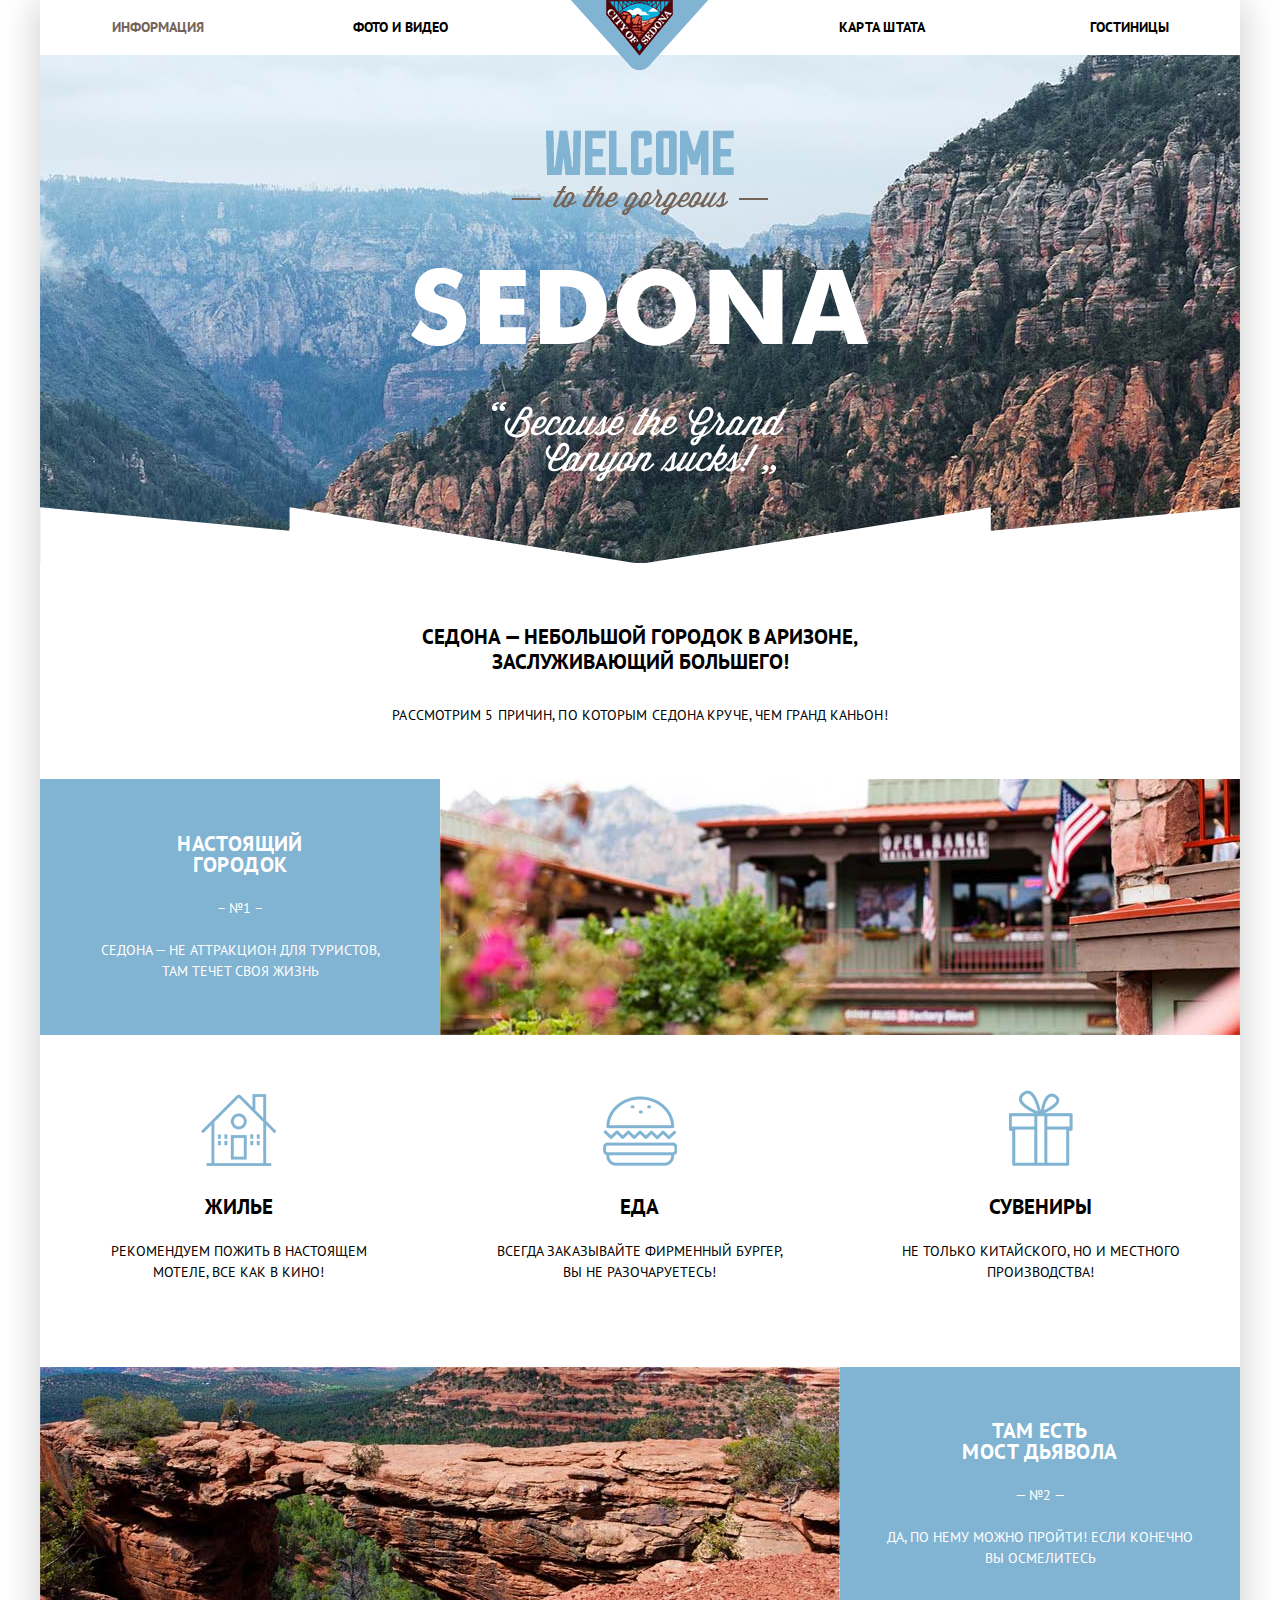
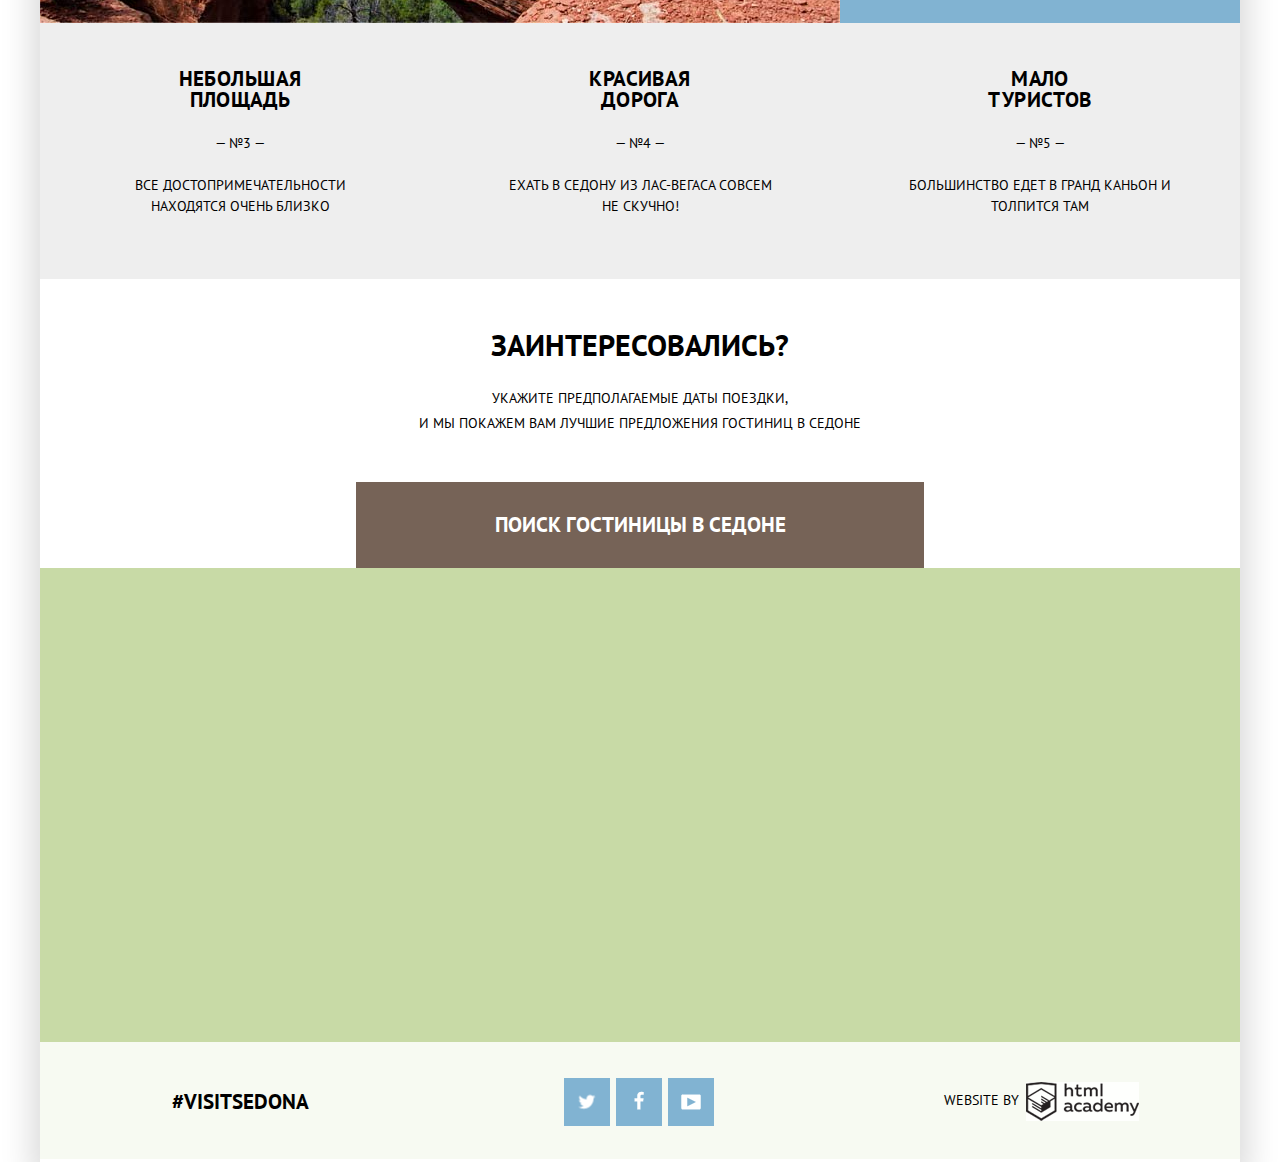
<file: sedona/index.html>
<!DOCTYPE html>
<html lang="ru">

<head>
  <meta charset="UTF-8">
  <link rel="stylesheet" href="css/normalize.css">
  <link rel="stylesheet" href="css/style-mini.css">
  <link href="https://fonts.googleapis.com/css?family=PT+Sans:400,700&amp;subset=cyrillic" rel="stylesheet">
  <title>Welcome to Sedona</title>
</head>

<body>
  <div class="container">
    <header>
      <nav>
        <ul class="main-menu">
          <li ><a class="active" href="#">Информация</a></li>
          <li><a href="#">Фото и видео</a></li>
          <li><a href="#">Карта штата</a></li>
          <li><a href="inner.html">Гостиницы</a></li>
        </ul>
        <div class="logo">
          <a href="#"><img src="img/header_logo.png" width="138" height="70" alt="logo"></a>
        </div>
      </nav>
    </header>

    <section class="intro">
      <img class="welcome" src="img/welcome.png" width="458" height="352" alt="welcome">
    </section>

    <section class="promotion-title">
      <h2>Седона &mdash; небольшой городок в Аризоне,  Заслуживающий большего!</h2>
      <p>Рассмотрим 5 причин, по которым Седона круче, чем Гранд Каньон!</p>
    </section>

    <section class="promotion">
      <div class="discription promotion-1">
        <h2>Настоящий Городок</h2>

        <span>&ndash; №1 &ndash;</span>

        <p>Седона &mdash; не аттракцион для туристов,<br>там течет своя жизнь
          <p>
      </div>
      <div class="picture">
        <img src="img/promotion.jpg" width="800" height="256" alt="restaurant">
      </div>
    </section>

    <section class="bonuses">
      <div class="bonus">
        <img src="img/icons/house.png" alt="house">
        <h2>Жилье</h2>
        <p>Рекомендуем пожить в настоящем<br> мотеле, все как в кино!</p>
      </div>
      <div class="bonus">
        <img src="img/icons/burger.png" alt="food">
        <h2>Еда</h2>
        <p>Всегда заказывайте фирменный бургер,<br> вы не разочаруетесь!</p>
      </div>
      <div class="bonus">
        <img src="img/icons/gift.png" alt="gift">
        <h2>Сувениры</h2>
        <p>Не только китайского, но и местного<br> производства!</p>
      </div>
    </section>


    <section class="promotion">
      <div class="picture">
        <img src="img/promotion_canyon.jpg" width="800" height="256" alt="canyon">
      </div>
      <div class="discription promotion-2">
        <h2>Там есть<br>Мост дьявола</h2>

        <span>&mdash; №2 &mdash;</span>

        <p>Да, по нему можно пройти! Если конечно<br>вы осмелитесь
          <p>
      </div>

    </section>


    <section class="promotion">
      <div class="discription nocolor">
        <h2>Небольшая площадь</h2>
        <span>&mdash; №3 &mdash;</span>
        <p>Все достопримечательности<br>находятся очень близко</p>
      </div>
      <div class="discription nocolor">
        <h2>Красивая дорога</h2>
        <span>&mdash; №4 &mdash;</span>
        <p>Ехать в седону из лас-вегаса совсем<br>не скучно!</p>
      </div>
      <div class="discription nocolor">
        <h2>Мало<br> туристов</h2>
        <span>&mdash; №5 &mdash;</span>
        <p>Большинство едет в гранд каньон и<br>толпится там</p>
      </div>
    </section>

    <section class="interest">
      <h3>Заинтересовались?</h3>
      <p>Укажите предполагаемые даты поездки,<br> и мы покажем вам лучшие предложения гостиниц в седоне</p>
      <a class="search" href="form.html">Поиск гостиницы в седоне</a>
      <iframe src="https://www.google.com/maps/embed?pb=!1m14!1m8!1m3!1d592341.5517175025!2d-111.77170864303415!3d34.900032436914394!3m2!1i1024!2i768!4f13.1!3m3!1m2!1s0x872da132f942b00d%3A0x5548c523fa6c8efd!2z0KHQtdC00L7QvdCwLCDQkNGA0LjQt9C-0L3QsCA4NjMzNiwg0KHQqNCQ!5e0!3m2!1sru!2scz!4v1479410934901"
          width="1200" height="591" style="border:0" allowfullscreen></iframe>
      <section class="map-search">

        <div class="hotel-search">
          <form class="search-form" action="#" method="get">
            <label for="arrive-date-input">Дата заезда:</label>
            <input id="arrive-date-input" class="arrive-date" value="24 АПРЕЛЯ 2016"/>
            <span class="calendar"></span>
            <label for="leave-date-input">Дата выезда:</label>
            <input id="leave-date-input" class="leave-date" value="4 ИЮЛЯ 2016"/>
            <span class="calendar calendar-2"></span>
            <div class="additional-option">
              <div class="number">
                <label for="adult">Взрослые:</label>
                <button class="minus"></button>
                <input class="value" id="adult" value="2"/>
                <button class="plus"></button>
              </div>
              <div class="number">
                <label for="children">Дети:</label>
                <button class="minus children children-minus"></button>
                <input class="value" id="children" value="0"/>
                <button class="plus children-plus"></button>
              </div>
            </div>
          </form>
        </div>
        <input type="submit" value="Найти">
      </section>
    </section>
    <footer class="overlay">
      <div class="hashtag">
        <a href="#">#Visitsedona</a>
      </div>
      <div class="social">
        <a href="#" class="social-btn social-btn-facebook"></a>
        <a href="#" class="social-btn social-btn-twitter"></a>
        <a href="#" class="social-btn social-btn-youtube"></a>
      </div>
      <div class="footer-logo">
        <a href="#"><span>Website by</span></a>
        <a href="#" class="academylogo"></a>
      </div>
    </footer>
  </div>
  <script src="js/script-mini.js"></script>
</body>

</html>
</file>
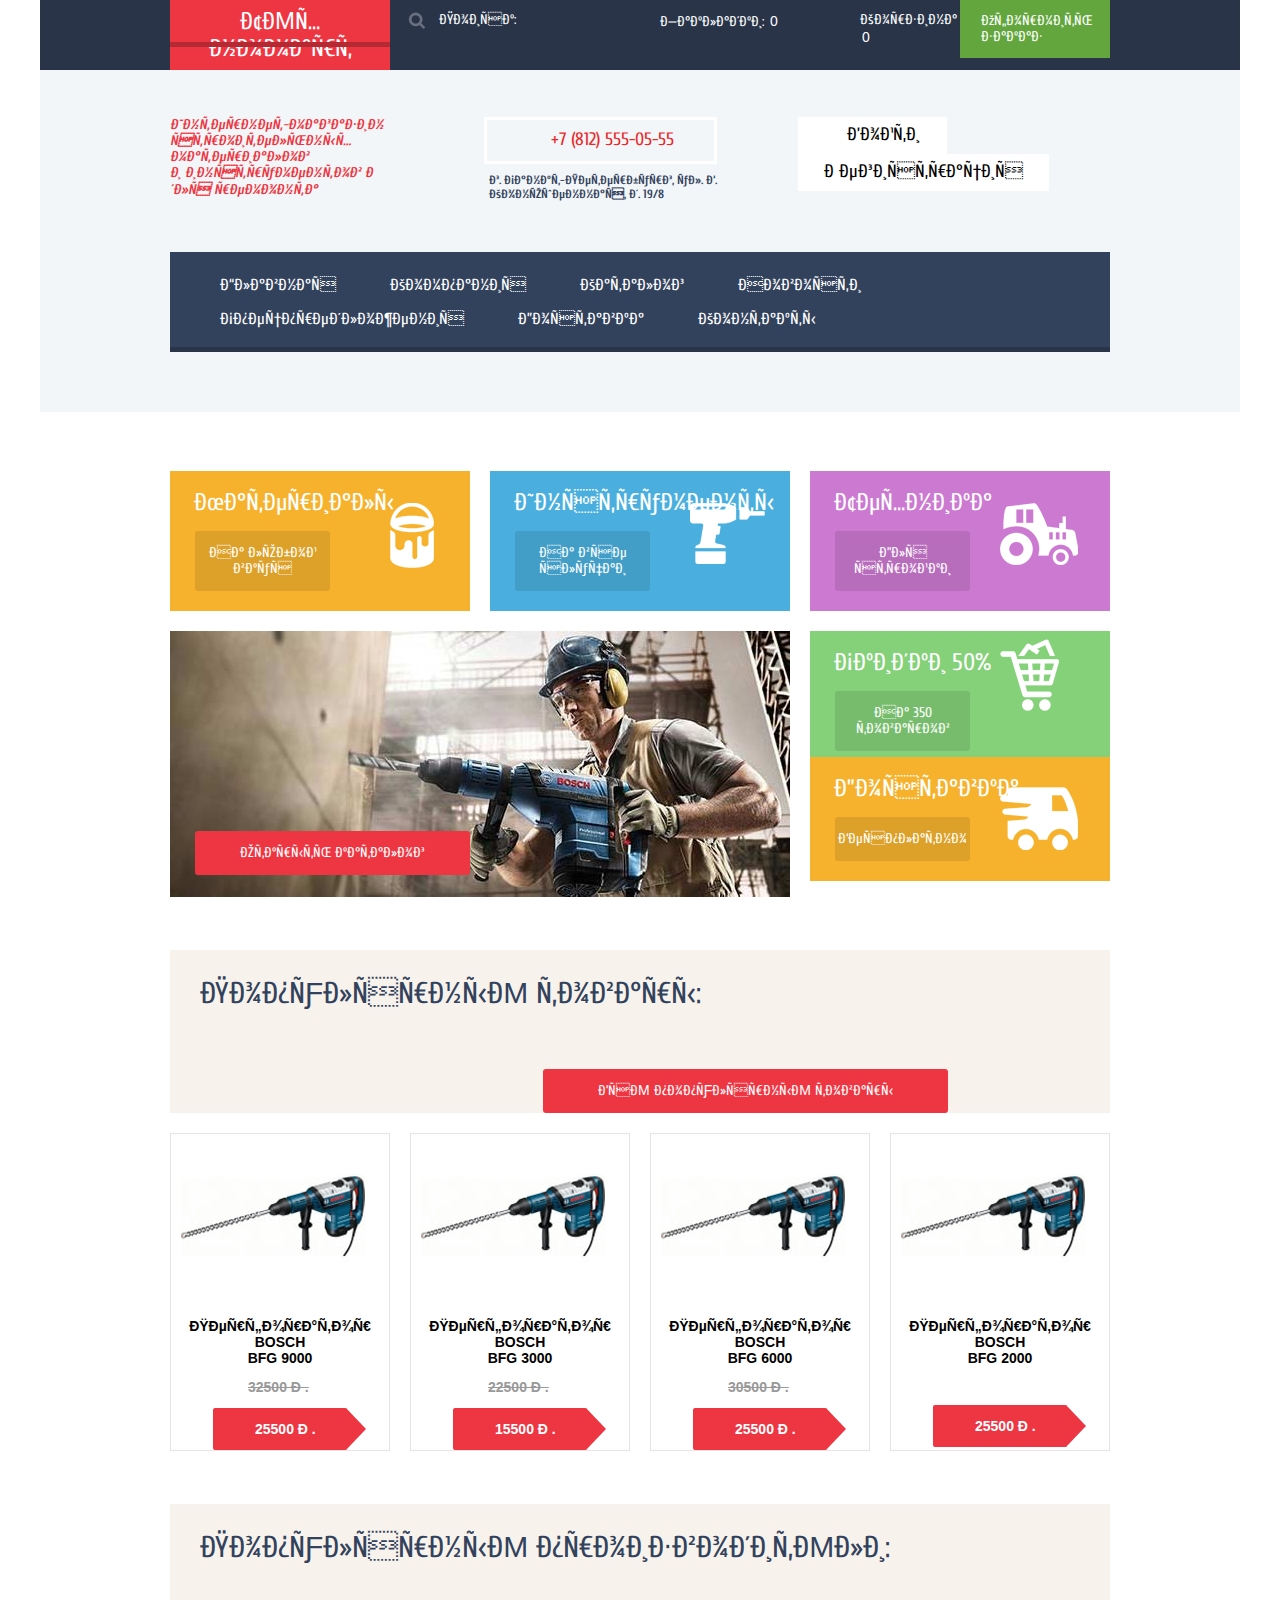
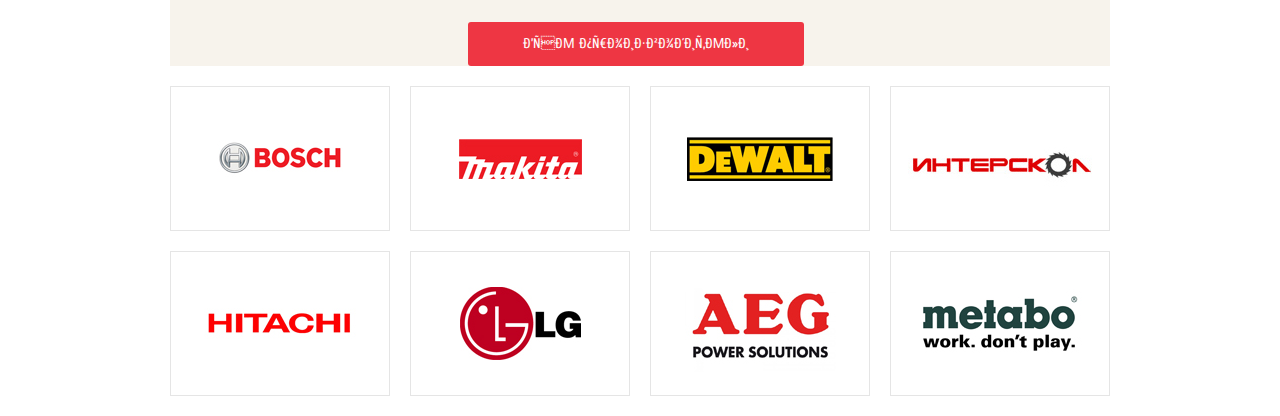
<file: technomart/index.html>
<!DOCTYPE html>
<html lang="ru">

<head>
    <!-- <meta charset="UTF-8"> -->
    <link rel="stylesheet" href="css/normalize.css">
    <link rel="stylesheet" href="css/style.css">
    <link href="https://fonts.googleapis.com/css?family=Cuprum:400,700&amp;subset=cyrillic" rel="stylesheet">
    <title>Техномарт</title>
</head>

<body>
  <header>
      <div class="logo">Техномарт</div>

      <div class="search" id="search-container">
          <span class="icon"></span>
          <label for="">Поиск:</label>
          <input id="search-input" type="text" name="" value="">
      </div>
      <div class="bookmark">
          <span class="icon"></span>
          <label for="">Закладки:</label>
          <input type="text" name="" value="0">
      </div>
      <div class="basket">
          <span class="icon"></span>
          <label for="">Корзина</label>
          <input type="text" name="" value="0">
      </div>
      <div class="order">
          <a href="#">Оформить заказ</a></span>
      </div>
  </header>

  <section class="heading">
      <div class="intro">
          <div class="intro-container">
              <p>Интернет-магазин строительных материалов <br>и инструментов для ремонта</p>
          </div>
          <div class="intro-container">
              <div class="phone-number">
                  <span class="icon-phone"></span>
                  <span class="number">+7 (812) 555-05-55</span>
              </div>
              <span class="adress">г. Санкт-Петербург, ул. Б. Конюшенная, д. 19/8</span>
          </div>
          <div class="intro-container">
              <a class="sign-in" href="#">Войти</a>
              <a class="sign-up" href="#">Регистрация</a>
          </div>
      </div>
      <nav>
          <ul>
              <li><a href="#">Главная</a></li>
              <li><a href="#">Компания</a></li>
              <li><a href="#">Каталог</a></li>
              <li><a href="#">Новости</a></li>
              <li><a href="#">Спецпредложения</a></li>
              <li><a href="#">Доставка</a></li>
              <li><a href="#">Контакты</a></li>
          </ul>
      </nav>
  </section>
    <div class="container">




        <section class="categories">
            <div class="item new-item yellow first-block">
                <span class="title">Материалы</span>
                <a href="#" class="about-title">На любой вкус</a>
            </div>
            <div class="item blue">
                <span class="title">Инструменты</span>
                <a href="#" class="about-title dark-blue">На все случаи</a>
            </div>
            <div class="item purple">
                <span class="title">Техника</span>
                <a href="#" class="about-title dark-purple">Для стройки</a>
            </div>
            <div class="slider">
                <img src="img/slider-perforator.jpg" alt="#">
                <a href="#">Открыть каталог</a>
            </div>
            <div class="item green">
                <span class="title">Скидки 50%</span>
                <a href="#" class="about-title dark-green">На 350 товаров</a>
            </div>
            <div class="item yellow absolute">
                <span class="title">Доставка</span>
                <a href="#" class="about-title">Бесплатно</a>
            </div>
        </section>

        <section class="popular">
            <div class="popular-items-heading">
                <span>Популярные товары:</span>
                <a href="#">Все популярные товары</a>
            </div>
            <div class="popular-item">
                <img src="img/bosch-1.jpg" alt="#">
                <span class="item-name">Перфоратор BOSCH<br> BFG 9000</span>
                <span class="price-before">32500 Р.</span>
                <span class="price-now">25500 Р.</span>
            </div>
            <div class="popular-item">
                <img src="img/bosch-1.jpg" alt="#">
                <span class="item-name">Перфоратор BOSCH<br> BFG 3000</span>
                <span class="price-before">22500 Р.</span>
                <span class="price-now">15500 Р.</span>
            </div>
            <div class="popular-item">
                <img src="img/bosch-1.jpg" alt="#">
                <span class="item-name">Перфоратор BOSCH<br> BFG 6000</span>
                <span class="price-before">30500 Р.</span>
                <span class="price-now">25500 Р.</span>
            </div>
            <div class="popular-item new">
                <img src="img/bosch-1.jpg" alt="#">
                <span class="item-name">Перфоратор BOSCH<br> BFG 2000</span>
                <span class="price-before"></span>
                <span class="price-now">25500 Р.</span>
            </div>
        </section>

        <section class="popular">
          <div class="popular-items-heading">
              <span>Популярные производители:</span>
              <a class="allbrands" href="#">Все производители</a>
          </div>
            <div class="brand logo-1"></div>
            <div class="brand logo-2"></div>
            <div class="brand logo-3"></div>
            <div class="brand logo-4 last"></div>
            <div class="brand logo-5"></div>
            <div class="brand logo-6"></div>
            <div class="brand logo-7"></div>
            <div class="brand logo-8 last"></div>
        </section>
</div>

        <section class="services">
          <div class="container">

            <!-- <h3>Сервисы</h3>
            <p>Хороший интернет-магазин отличается от плохого не только ценами!<br> Мы стараемся изо всех сил, чтобы сделать ваши покупки приятными.</p>
            <div class="side-navigation">
                <ul>
                    <li><a href="#">Доставка</a></li>
                    <li><a href="#">Гарантия</a></li>
                    <li><a href="#">Кредит</a></li>
                </ul>
            </div>
            <div class="delivery">
                <div class="discription">
                    <h2>Доставка</h2>
                    <p>Мы с удовольствием доставим ваш товар прямо к вашему подъезду совершенно бесплатно! Ведь мы неплохо заработаем, поднимая его на ваш на этаж!</p>
                </div>
                <img src="http://placehold.it/200x150" alt="#">
            </div>
        </section>
</div>
        <section class="contacts">
          <div class="container">

            <div>
                <h2>Компания "Техномарт"</h2>
                <p>Настоящий мужской шоппинг начинается здесь! Огромный выбор товаров для ремонта и строительства не оставит равнодушными любителей сэкномить на гастарбайтерах.</p>
                <p>Мы можем доставить ваш товар в самые отдаленные точки России! Техномарт работает со многими транспортными компаниями: </p>
                <ul>
                    <li>Деловые линии</li>
                    <li>Автотрейдинг</li>
                    <li>Желдорэкспедиция</li>
                </ul>
                <a href="#">Подробнее о компании</a>
            </div>

            <div>
                <h2>Контакты</h2>
                <p>Вы можете забрать товар сами, заехав в наш офис:</p>
                <div class="map"></div>
                <a href="#">Заблудились? Напишите нам!</a>
            </div>
        </section>

      </div>

        <footer>
            <div class="footer-nav">
                <span class="logo"></span>
                <ul>
                    <li><a href="#">Компания</a></li>
                    <li><a href="#">Новости</a></li>
                    <li><a href="#">Каталог</a></li>
                    <li><a href="#">Доставка</a></li>
                    <li><a href="#">Контакты</a></li>
                </ul>
            </div>

            <div class="footer-categories">
                <span class="contact-info"> г.Санкт-Петербург, ул. Б. Конюшенная, д. 19/8 +7 (812) 555-05-55</span>
                <ul>
                    <li class="effect">Материалы</li>
                    <li class="effect">Техника</li>
                    <li class="effect">Инструмент</li>
                    <li class="effect">Спецпредложения</li>
                </ul>
            </div>

            <div class="footer-links">
                <div class="company">

                </div>
                <div class="social">

                </div>
                <div class="feedback">
                    <div class="e-mail">
                        <span>Обратная связь:</span>
                        <span class="effect">mail@htmlacademy.ru</span>
                    </div>
                    <div class="created-by">
                        <span>Разработано &mdash;</span>
                        <span class="effect">htmlacademy.ru</span>
                    </div>
                </div>
            </div>
        </footer>
    </div> -->
</body>

</html>
</file>
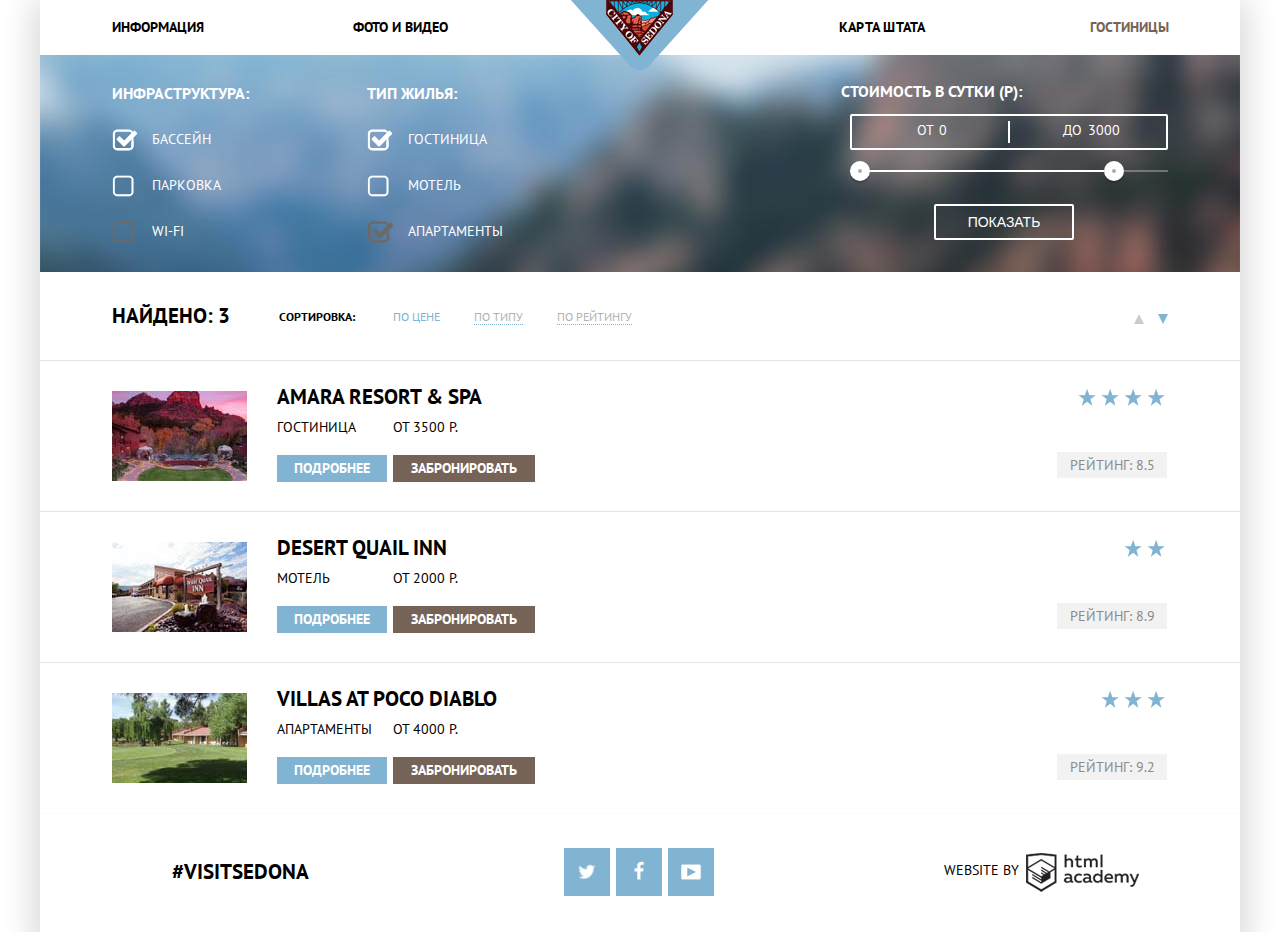
<file: sedona/inner.html>
<!DOCTYPE html>
<html lang="ru">

<head>
  <meta charset="UTF-8">
  <link rel="stylesheet" href="css/normalize.css">
  <link rel="stylesheet" href="css/style-mini.css">
  <link href="https://fonts.googleapis.com/css?family=PT+Sans:400,700&amp;subset=cyrillic" rel="stylesheet">
  <title>Holet in Sedona</title>
</head>

<body>
  <div class="container">
  <header>

    <nav>
      <ul class="main-menu">
        <li><a href="#">Информация</a></li>
        <li><a href="#">Фото и видео</a></li>
        <li><a href="#">Карта штата</a></li>
        <li ><a class="active" href="inner.html">Гостиницы</a></li>
      </ul>
      <div class="logo">
        <a href="#"><img src="img/header_logo.png"  width="138" height="70" alt="logo"></a>
      </div>
    </nav>
  </header>

  <section class="selection">
    <form class="#" action="https://echo.htmlacademy.ru" method="get">
      <div class="infrastructure">
        <h2>Инфраструктура:</h2>
        <ul>
          <li>
            <input type="checkbox" name="pool" id="checkbox1" checked>
            <label for="checkbox1">Бассейн</label>
          </li>
          <li>
            <input type="checkbox" name="parking" id="checkbox2">
            <label for="checkbox2">Парковка</label>
          </li>
          <li>
            <input type="checkbox" name="wi-fi" id="checkbox3" disabled>
            <label for="checkbox3">WI-FI</label>
          </li>
        </ul>
      </div>
      <div class="property-type">
        <h2>Тип жилья:</h2>
        <ul>
          <li>
            <input type="checkbox" name="hotel" id="checkbox4" checked>
            <label for="checkbox4">Гостиница</label>
          </li>
          <li>
            <input type="checkbox" name="motel" id="checkbox5">
            <label for="checkbox5">Мотель</label>
          </li>
          <li>
            <input type="checkbox" name="apartment" id="checkbox6" disabled checked >
            <label for="checkbox6">Апартаменты</label>
          </li>
        </ul>
      </div>
      <div class="cost-per-day">
        <div class="cost-per-day-title">Стоимость в сутки (Р):</div>
        <div class="price-controls">
          <label for="minimum-price" class="min-price">от <input id="minimum-price" type="text" name="min-price" value="0"></label>
          <label for="maximum-price" class="max-price">до <input id="maximum-price" type="text" name="max-price" value="3000"></label>
        </div>
        <div class="range-controls">
          <div class="scale">
            <div class="bar"></div>
          </div>
          <div class="range-toggle range-toggle-min"></div>
          <div class="range-toggle range-toggle-max"></div>
        </div>
        <button class="accept" type="submit">Показать</button>
      </div>
     </form>
  </section>

  <section class="selection-result-menu">
    <div class="found">
      <h3>Найдено: 3</h3>
    </div>
    <div class="sort">
      <span>Сортировка:</span>
      <ul class="sort-list">
        <li><a class="active" href="#">По цене</a></li>
        <li><a href="#">По типу</a></li>
        <li><a href="#">По рейтингу</a></li>
      </ul>
    </div>
    <div class="sorting-up-down">
      <ul class="sort-triangle">
        <li><a class="up" href="#"></a></li>
        <li><a  class="active down" href="#"></a></li>
      </ul>
    </div>
  </section>

  <article class="result">
    <div class="picture">
      <img src="img/amara_resort.jpg" width="135" height="90" alt="amara">
    </div>
    <div class="result-name">
      <h1><a href="#">Amara Resort &amp; SPA</a></h1>
      <div class="more">
        <span>Гостиница </span>
        <a href="#">Подробнее</a>
      </div>
      <div class="reserve">
        <span>От 3500 Р.</span>
        <a href="#">Забронировать</a>
      </div>

    </div>
    <div class="rating">
      <ul class="stars">
        <li><img src="img/icons/star.png" alt="star"></li>
        <li><img src="img/icons/star.png" alt="star"></li>
        <li><img src="img/icons/star.png" alt="star"></li>
        <li><img src="img/icons/star.png" alt="star"></li>
      </ul>
      <span> Рейтинг: 8.5</span>
    </div>
  </article>

  <article class="result">
    <div class="picture">
      <img src="img/desert_quail.jpg" width="135" height="90" alt="desert">
    </div>
    <div class="result-name">
      <h1><a href="#">Desert quail inn</a></h1>
      <div class="more">
        <span>Мотель</span>
        <a href="#">Подробнее</a>
      </div>
      <div class="reserve">
        <span>От 2000 Р.</span>
        <a href="#">Забронировать</a>
      </div>

    </div>
    <div class="rating">
      <ul class="stars">
        <li><img src="img/icons/star.png" alt="star"></li> <!-- Звезды -->
        <li><img src="img/icons/star.png" alt="star"></li> <!-- Звезды -->
      </ul>
      <span> Рейтинг: 8.9</span>
    </div>
  </article>

  <article class="result underline">
    <div class="picture">
      <img src="img/villas.jpg" width="135" height="90" alt="villa">
    </div>
    <div class="result-name">
      <h1><a href="#">Villas at poco diablo</a></h1>
      <div class="more">
        <span>Апартаменты</span>
        <a href="#">Подробнее</a>
      </div>
      <div class="reserve">
        <span>От 4000 Р.</span>
        <a href="#">Забронировать</a>
      </div>

    </div>
    <div class="rating">
      <ul class="stars">
        <li><img src="img/icons/star.png" alt="star"></li>
        <li><img src="img/icons/star.png" alt="star"></li>
        <li><img src="img/icons/star.png" alt="star"></li>
      </ul>
      <span> Рейтинг: 9.2</span>
    </div>
  </article>

  <footer>
    <div class="hashtag">
      <a href="#">#Visitsedona</a>
    </div>
    <div class="social">
      <a href="#" class="social-btn social-btn-facebook"></a>
      <a href="#" class="social-btn social-btn-twitter"></a>
      <a href="#" class="social-btn social-btn-youtube"></a>
    </div>
    <div class="footer-logo">
      <a href="#"><span>Website by</span></a>
      <a href="#" class="academylogo"></a>
    </div>
  </footer>


</div>

</body>

</html>
</file>
<file: sedona/css/style-mini.css>
body{font-size:14px;text-transform:uppercase;margin-top:0;font-family:"PT Sans", "Arial", sans-serif}.container{width:1200px;margin:0px auto;box-shadow:0 10px 30px 8px rgba(0, 0, 0, 0.15);position:relative;min-height:932px}iframe{background-color:#c8daa6;border:0px}img{max-width:100%;height:auto}h3{font-size:21px}h1{font-size:21px}.main-menu{padding:19px 0 20px 0;font-size:0px;list-style:none}.main-menu li{font-size:14px;display:inline-block;vertical-align:top;width:240px}.main-menu .active{color:#766357}.main-menu .active:hover{color:#8a7d75}.main-menu .active:active{color:#d8d3d0}.main-menu a:hover{color:#81b3d2}.main-menu a:active{color:#c1c1c1}nav .logo{position:absolute;left:50%;margin-left:-69px;top:0px;z-index:30}.main-menu li:nth-child(1){padding-left:72px;box-sizing:border-box}.main-menu li:nth-child(3){padding-left:79px;box-sizing:border-box;letter-spacing:0.22px}.main-menu li:nth-child(2){padding-left:73px;box-sizing:border-box;margin-right:240px}.main-menu li:last-child{padding-left:90px;padding-right:57px;width:auto}.main-menu a{text-decoration:none;font-family:"PT Sans", "Arial", sans-serif;font-weight:bold;color:black}.intro{background-color:#86b9d7;background-image:url(../img/intro_image.jpg);margin-bottom:3px}.intro .welcome{display:block;margin:0 auto;padding:75px 0 81px 0}.intro::after{content:"";display:block;height:57px;width:1200px;background-image:url(../img/intro_effect.png);position:absolute;top:507px}.promotion-title{padding-top:40px;padding-bottom:41px;width:578px;line-height:1.20;text-align:center;margin-left:auto;margin-right:auto}.promotion-title p{padding-top:16px;letter-spacing:0.1px}.promotion{margin-top:0px;display:inline-block;vertical-align:top;font-size:0px}.promotion h2{margin-top:45px;margin-bottom:25px}.promotion span{display:block;margin-bottom:24px}.promotion .discription{font-size:14px;padding:0 20px;padding-top:6px;box-sizing:border-box;color:#ffffff;display:inline-block;vertical-align:top;width:400px;text-align:center;background-color:#81b3d2;padding-bottom:35px;min-height:256px}.discription h2{display:inline-block;width:170px;padding:0px 56px;line-height:1.0;letter-spacing:0.02em;text-align:center}.promotion p{box-sizing:border-box;line-height:1.5}.promotion-2 h2{padding-top:2px}.promotion .picture{display:inline-block;vertical-align:top;width:800px}.promotion-1 h2{padding-top:3px}.bonuses .bonus{display:inline-block;vertical-align:bottom;width:397px;font-size:0}.bonus img{display:block;margin-left:auto;margin-right:auto;margin-top:55px;margin-bottom:27px;vertical-align:bottom}.bonus h2{font-size:21px;text-align:center;margin-bottom:21px;padding-top:2px}.bonus p{font-size:14px;text-align:center;margin-bottom:84px;line-height:1.5em;padding-top:1px}.promotion .nocolor{background-color:#eeeeee;color:black;padding-top:0px}.nocolor{padding:0;margin:0}.interest{margin-left:auto;margin-right:auto;margin-top:49px;text-align:center;min-height:704px;background-position:bottom;background-repeat:no-repeat}.interest h3{font-size:30px;margin-bottom:23px}.interest a,.interest p{text-decoration:none;color:#000000;line-height:1.7em;position:relative}.interest p{line-height:1.8}.interest .search{display:block;width:568px;font-size:21px;font-weight:bold;color:#ffffff;margin:auto;box-sizing:border-box;padding:25px;background-color:#766357;margin-top:46px}.interest{position:relative}@-webkit-keyframes "bounce"{0%{-webkit-transform:translateY(-2000px);transform:translateY(-2000px);}70%{-webkit-transform:translateY(30px);transform:translateY(30px);}90%{-webkit-transform:translateY(-10px);transform:translateY(-10px);}100%{-webkit-transform:translateY(0px);transform:translateY(0px);}}@keyframes "bounce"{0%{-webkit-transform:translateY(-2000px);transform:translateY(-2000px);}70%{-webkit-transform:translateY(30px);transform:translateY(30px);}90%{-webkit-transform:translateY(-10px);transform:translateY(-10px);}100%{-webkit-transform:translateY(0px);transform:translateY(0px);}}.search-form{font-size:0px}.map-search{position:absolute;width:568px;margin-left:auto;margin-right:auto;background-color:#ffffff;color:#000000;top:238px;left:50%;margin-left:-284px;z-index:500;box-shadow:0px 3px 20px 8px rgba(0, 0, 0, 0.1);-webkit-animation:bounce 0.8s;animation:bounce 0.8s}.map-search-close{display:none}.interest .search:hover .map-search{display:block}.hotel-search{display:block;text-align:left;padding-top:59px}.hotel-search span{font-size:14px;font-weight:bold;padding-left:56px;display:inline-block;vertical-align:top;margin-right:21px;padding-top:9px}.hotel-search .arrive-date{font-size:14px;font-family:"PT Sans", "Arial", sans-serif;font-weight:bold;padding-left:56px;display:inline-block;vertical-align:top;margin-right:22px;margin-left:2px;margin-bottom:31px;padding:10px 0;border:0}.hotel-search .leave-date{font-size:14px;font-family:"PT Sans", "Arial", sans-serif;font-weight:bold;padding-left:56px;display:inline-block;vertical-align:top;margin-right:22px;margin-bottom:28px;padding:10px 0;border:0}.map-search input{margin-left:auto;margin-right:auto}.hotel-search .arrive-date,.hotel-search .leave-date{display:inline-block;width:334px;padding-left:0px;background:#f2f2f2}.hotel-search label{font-size:14px;font-weight:bold;padding-left:56px;display:inline-block;vertical-align:top;margin-right:21px;padding-top:9px}.hotel-search .arrive-date{padding-left:12px;position:relative}.hotel-search .leave-date{padding-left:11px;position:relative}.hotel-search .calendar{padding:0;margin-top:4px}.hotel-search .arrive-date:hover,.hotel-search .leave-date:hover{background:#ebebeb}.hotel-search .arrive-date:focus,.hotel-search .leave-date:focus{width:329px;border:2px solid #e5e5e5;background:#ffffff;outline:none;padding:8px 0;padding-left:12px;margin-right:24px}.hotel-search .leave-date:focus{margin-right:20px}.additional-option{display:inline-block;vertical-align:top;width:100%;font-weight:bold;padding-left:56px;padding-top:2px}.additional-option .number{display:inline-block;vertical-align:top}.additional-option label{font-size:14px;padding:12px 0 0 0;margin:0}.additional-option input{font-size:14px}.additional-option .value{display:inline-block;width:36px;height:36px;margin:-5 0 0 0;border:none;background:#f2f2f2;font-weight:bold;text-align:center}.additional-option .minus{vertical-align:top;margin-left:41px;background-color:#f2f2f2}.additional-option .plus{vertical-align:top;margin-right:52px;background-color:#f2f2f2}.additional-option .children{margin-left:28px}.number .minus{background-color:#f2f2f2;background-image:url(../img/icons/minus-plus-calendar.png);background-position:-240px 4px;border:0;cursor:pointer;width:38px;height:38px}.number .plus{background-color:#f2f2f2;background-image:url(../img/icons/minus-plus-calendar.png);background-position:-364px 0px;border:0;cursor:pointer;width:38px;height:38px}.number .minus:hover{background-position:-156px 4px;background-color:#ebebeb;outline:none}.number .plus:hover{background-position:-282px 0px;background-color:#ebebeb;outline:none}.number .minus:active{background-position:-198px 4px;outline:none}.number .plus:active{background-position:-323px 0px;outline:none}.calendar{display:inline-block;vertical-align:top;margin-left:13px;width:21px;height:22px;background-image:url(../img/icons/minus-plus-calendar.png);background-position:-117px -15px;position:absolute;right:43px;top:62px}.calendar-2{top:128px}.calendar:hover{background-position:-15px -15px}.calendar:active{background-position:-66px -15px}.map-search input[type="submit"]{display:block;width:458px;height:58px;background-color:#81b3d2;border:0;color:#ffffff;font-size:21px;letter-spacing:-0.05em;text-transform:uppercase;cursor:pointer;font-weight:bold;margin-top:54px;margin-bottom:56px}.map-search input[type="submit"]:hover{display:block;width:458px;height:58px;background-color:#669ec0;border:0;color:#ffffff;font-weight:bold;font-size:21px;text-transform:uppercase;cursor:pointer}.map-search input[type="submit"]:active{display:block;width:458px;height:58px;background-color:#5496bd;border:0;color:#7aadcb;font-weight:bold;font-size:21px;text-transform:uppercase;cursor:pointer}.selection{font-size:0px;min-height:217px;background-color:#6d99c0;background-image:url(../img/catalog_intro.jpg)}.selection h2{font-size:16px}.infrastructure{font-size:14px;color:#ffffff;min-height:217px;box-sizing:border-box;padding-left:72px;padding-top:16px;width:312px;display:inline-block;vertical-align:top}.infrastructure li,.property-type li{margin-bottom:14px;padding-top:12px;list-style:none}.infrastructure input[type="checkbox"]{display:none}.infrastructure input[type="checkbox"]+label{display:block;line-height:20px;position:relative;cursor:pointer}.infrastructure input[type="checkbox"]+label::before{content:"";display:block;left:-40px;width:32px;height:22px;background-image:url(../img/icons/checkbox.png);background-position:-123px -15px;position:absolute}.infrastructure input[type="checkbox"]:checked+label::after{content:"";left:-40px;width:32px;height:22px;background-image:url(../img/icons/checkbox.png);background-position:-175px -15px;position:absolute}.infrastructure input[type="checkbox"]:disabled+label::before{content:"";left:-40px;width:32px;height:22px;background-image:url(../img/icons/checkbox.png);background-position:-15px -15px;position:absolute}.infrastructure input[type="checkbox"]:checked:disabled+label::after{content:"";left:-43px;top:-5px;width:32px;height:22px;background-image:url(../img/icons/checkbox.png);background-position:-63px -15px;position:absolute}.property-type{font-size:14px;color:#ffffff;min-height:217px;box-sizing:border-box;width:288px;padding-top:16px;padding-left:15px;display:inline-block;vertical-align:top}.property-type input[type="checkbox"]{display:none}.property-type input[type="checkbox"]+label{display:block;margin:0 0;line-height:20px;padding-left:1px;position:relative;cursor:pointer}.property-type input[type="checkbox"]+label::before{content:"";left:-50px;width:32px;height:22px;background-image:url(../img/icons/checkbox.png);background-position:-113px -15px;position:absolute}.property-type input[type="checkbox"]:checked+label::after{content:"";left:-40px;width:32px;height:22px;background-image:url(../img/icons/checkbox.png);background-position:-175px -15px;position:absolute}.property-type input[type="checkbox"]:disabled+label::before{content:"";left:-40px;width:32px;height:22px;background-image:url(../img/icons/checkbox.png);background-position:-15px -15px;position:absolute}.property-type input[type="checkbox"]:checked:disabled+label::after{content:"";left:-43px;width:32px;height:22px;background-image:url(../img/icons/checkbox.png);background-position:-63px -15px;position:absolute}.cost-per-day{padding-top:26px;padding-left:210px;display:inline-block;width:318px;font-size:14px;color:#ffffff}.cost-per-day-title{margin-bottom:12px;font-weight:600;font-size:16px;line-height:21px;position:relative;left:-9px}.price-controls{height:32px;margin-bottom:20px;border:2px solid #ffffff;border-radius:2px;font-size:0px;position:relative}.price-controls::after{content:"";position:absolute;top:50%;left:50%;width:2px;height:22px;background:#ffffff;-webkit-transform:translate(-50%, -50%);transform:translate(-50%, -50%)}.price-controls label{display:inline-block;font-size:14px;line-height:26px;vertical-align:top;cursor:pointer}.price-controls .min-price{width:90px;padding-left:65px}.price-controls .max-price{padding-left:56px}.price-controls input{width:50px;margin:0;color:inherit;font:inherit;background:none;border:none;outline:none}.range-controls{position:relative;margin-bottom:32px}.range-controls .scale{height:2px;background:rgba(255, 255, 255, 0.3)}.range-controls .bar{width:80%;height:2px;background:#ffffff}.range-toggle{position:absolute;top:-9px;width:4px;height:4px;background:#ababab;border:8px solid #ffffff;border-radius:50%;box-shadow:0 2px 1px 0 rgba(0, 1, 1, 0.2);cursor:pointer}.range-toggle:hover{background:#1e5081}.range-toggle-min{left:0}.range-toggle-max{left:80%}.accept{display:block;margin:0 auto;padding:6px 32px;font-size:14px;line-height:20px;color:#ffffff;text-transform:uppercase;background:transparent;border:2px solid #ffffff;border-radius:2px;outline:none;cursor:pointer;position:relative;left:-5px}.accept:hover{background:#ffffff;color:#000000}.selection-result-menu{display:inline-block;vertical-align:top}.selection-result-menu .found{display:inline-block;vertical-align:top;margin-left:72px;margin-top:11px;margin-bottom:10px}.selection-result-menu .sort{display:inline-block;vertical-align:middle;margin-bottom:20px}.sort .active{color:#81b3d2;border:none}.sort .active:hover{color:#81b3d2;border:none}.sort .active:active{color:#81b3d2;border:none;font-weight:normal}.sort span{display:inline-block;vertical-align:top;font-weight:bold;margin-left:45px;margin-top:38px;margin-bottom:14px;font-size:12px}.sort ul{display:inline-block;vertical-align:top;margin-top:38px;padding:0 0}.sort li{display:inline-block;vertical-align:top;margin-left:34px;font-size:12px;text-decoration:none}.sort li:nth-child(2),.sort li:nth-child(3){margin-left:30px}.sort a{text-decoration:none;color:#b2b2b2;border-bottom:1px dotted #81b3d2}.sort li:last-child{margin-right:354px}.sort-list a:hover{color:#81b3d2;border-bottom:1px dotted #81b3d2}.sort-list a:active{color:#000000;font-weight:normal;border:0}.sorting-up-down{padding-left:104px;padding-top:25px}.sorting-up-down li{list-style:none;display:inline-block;padding-right:10px}.sorting-up-down .up{display:inline-block;width:0;height:0;border-left:5px solid transparent;border-right:5px solid transparent;border-bottom:10px solid #cccccc}.sorting-up-down .down{display:inline-block;width:0;height:0;border-left:5px solid transparent;border-right:5px solid transparent;border-top:10px solid #cccccc}.sorting-up-down .up:hover{border-bottom:10px solid #000000}.sorting-up-down .down:hover{border-top:10px solid #000000}.sorting-up-down .up:active{border-bottom:10px solid #81b3d2}.sorting-up-down .down:active{border-top:10px solid #81b3d2}.selection-result-menu .sorting-up-down{display:inline-block;vertical-align:top}.sort-triangle .active{display:inline-block;width:0;height:0;border-left:5px solid transparent;border-right:5px solid transparent;border-top:10px solid #81b3d2}.sort-triangle .active:hover{display:inline-block;width:0;height:0;border-left:5px solid transparent;border-right:5px solid transparent;border-top:10px solid #81b3d2}.result{display:inline-block;vertical-align:top;width:1200px;border-top:1px solid #e5e5e5;border-bottom:0px;font-size:0px;padding-top:6px}.result .picture{display:inline-block;vertical-align:top;width:237px;box-sizing:border-box;padding:24px 30px 30px 72px}.result .result-name{font-size:14px;display:inline-block;width:650px;box-sizing:border-box;vertical-align:top;padding-top:5px;padding-bottom:28px}.result-name h1{margin:0;padding-top:13px;margin-bottom:10px}.result .reserve{font-size:14px;display:inline-block}.result .more{font-size:14px;display:inline-block}.result .rating{font-size:14px;padding-top:8px;width:311px;padding-bottom:25.5px;display:inline-block;vertical-align:top}.result-name a{text-decoration:none;color:#000000}.result-name a:hover{text-decoration:none;color:#81b3d2}.result-name a:active{text-decoration:none;color:#b2b2b2}.result-name{display:inline-block}.reserve{display:inline-block}.more span{display:inline-block;margin-bottom:20px}.underline{border-bottom:1px solid #e5e5e5}.rating span{display:block;box-sizing:border-box;padding-left:146px;margin-top:43px;padding-right:15px;background-color:#f2f2f2;color:#8b8b8b;padding:5px 0px;width:110px;text-align:center;margin-left:130px}.more{margin-right:2px}.more a{display:block;font-weight:bolder;width:110px;margin-top:0px;height:27px;background-color:#81b3d2;text-align:center;box-sizing:border-box;padding-top:5px;color:#ffffff}.more a:hover{background-color:#669ec0;color:#ffffff}.more a:active{background-color:#5496bd;color:#88b6d1}.reserve a{display:block;font-weight:bolder;margin-top:20px;width:142px;height:27px;background-color:#766357;text-align:center;box-sizing:border-box;padding-top:5px;color:#ffffff}.reserve a:hover{background-color:#604e43;color:#ffffff}.reserve a:active{background-color:#503e33;color:#857871}.stars{display:block;text-align:right;padding-right:72px}.stars li{display:inline-block;vertical-align:top;box-sizing:border-box}footer{position:absolute;bottom:0px;display:block;vertical-align:top;font-size:0px}.overlay{bottom:0px}.social-btn{display:inline-block;vertical-align:top;width:46px;height:48px;font-size:0;margin-right:2px;background-color:#81b3d2;position:relative}.social-btn::before{content:"";position:absolute;top:50%;left:50%;-webkit-transform:translate(-50%, -50%);transform:translate(-50%, -50%);background-image:url(../img/icons/sprite.png);background-repeat:no-repeat}.social-btn-facebook::before{width:17px;height:15px;background-position:-95px -15px}.social-btn-twitter::before{width:10px;height:22px;background-position:-15px -15px}.social-btn-youtube::before{width:20px;height:16px;background-position:-189px -15px}.social-btn:hover{background-color:#669ec0}.social-btn-twitter:active::before{background-position:-55px -15px}.social-btn-youtube:active::before{background-position:-239px -15px}.social-btn-facebook:active::before{background-position:-142px -15px}footer .hashtag{font-size:14px;text-decoration:none;display:inline-block;vertical-align:top;width:400px;background-color:rgba(255, 255, 255, 0.85);vertical-align:top;text-align:center;padding-top:48px;padding-bottom:1px;min-height:70px}footer .hashtag a{font-size:21px;font-weight:bold;text-decoration:none;color:#000000}footer .social{font-size:14px;display:inline-block;width:400px;background-color:rgba(255, 255, 255, 0.85);text-align:center;vertical-align:bottom;padding-top:36px;padding-bottom:14px;min-height:70px}footer .footer-logo{font-size:14px;display:inline-block;width:400px;background-color:rgba(255, 255, 255, 0.85);vertical-align:top;text-align:center;padding-top:26px;padding-bottom:24px;min-height:70px}.footer-logo span{display:inline-block;padding-top:24px;font-size:14px;vertical-align:middle;text-decoration:none;color:#000000}.academylogo{display:inline-block;vertical-align:middle;position:relative;left:3px;top:14px;width:113px;height:39px;background-color:inherit;font-size:0;background-image:url(../img/htmlacademy.png);background-repeat:no-repeat;background-position:-15px -153px}.academylogo:hover{background-position:-15px -84px}.academylogo:active{background-position:-15px -15px}
</file>
<file: technomart/css/style.css>
body{
  width: 1200px;
  margin: 0 auto;
  font-family: "Cuprum", "Arial", sans-serif;
}
.container{
  width: 940px;
  margin: 0 auto;
}
header{
  padding: 0 130px;
  margin: 0 auto;
  font-size: 0px;
  background: #293449;
  color: #ffffff;
}
header input{
  background: inherit;
  border: 0;
  color: #ffffff;
}
.logo{
  font-size: 24px;
  display: inline-block;
  vertical-align: top;
  width: 220px;
  text-transform: uppercase;
  background: #ee3643;
  padding: 7.5px 0;
  text-align: center;
  position: relative;
}
.logo:hover{
  background: #ca2c37;
}

.logo::after{
  content: "";
  position: absolute;
  left: 0;
  top: 42px;
  width: 100%;
  height: 5px;
  background: #b52933;
}
.logo:hover .logo::after{
  background: #9a212a;
}
.search{
  font-size: 14px;
  display: inline-block;
  width: 270px;
  padding: 12px 0;
  outline: none;
}
.search:hover{
  background: #212a3a;
}
#search-input:focus ~ #search-container{
  background: #ffffff;
}
.search label{
  padding-left: 49px;
  position: relative;
}
.search label::before{
  content: "";
  width: 17px;
  height: 17px;
  position: absolute;
  left: 18px;
  background-image: url(../img/icons/search.png);
}


.bookmark{
  font-size: 14px;
  display: inline-block;
  vertical-align: top;
  width: 150px;
  padding: 12px 0;
}
.bookmark:hover{
    background: #212a3a;
}
.bookmark input{
  width: 20px;
}
.basket{
  font-size: 14px;
  display: inline-block;
  vertical-align: top;
  box-sizing: border-box;
  width: 150px;
  padding: 12px 0 12px 50px;
}
.basket:hover{
    background: #212a3a;
}
.basket input{
  width: 20px;
}
.order{
  font-size: 14px;
  display: inline-block;
  vertical-align: top;
  background: #63a63e;
  width: 150px;
  box-sizing: border-box;
  padding: 13px 0 13px 21px;;
}
.order:hover{
  background: #5fbb2d;
}
.order a{
  color: #ffffff;
  text-decoration: none;
}
.order input{
  width: 20px;
}
.heading{
  background-color: #f2f6f8;
}
.intro,
.heading nav{
  width: 940px;
  margin: 0 auto;
}

.intro-container {
  display: inline-block;
  vertical-align: top;
  padding-top: 47px;
  font-size: 0px;
  width: 310px;
  margin-bottom: 40px;
}
.intro-container p{
  margin-top: 0;
  font-size: 14px;
  font-weight: bold;
  color: #ee3643;
  font-style: italic;
  padding-right: 70px;
}
.intro-container .phone-number .number{
  display: inline-block;
  font-size: 18px;
  border: 3px solid #ffffff;
  padding: 10px 40px 10px 64px;
  color: #e9292a;
}
.intro-container .adress{
  display: inline-block;
  font-size: 12px;
  font-weight: bold;
  color: #32425c;
  margin: 10px 0 5px 5px;
}
.intro-container .sign-in{
  font-size: 18px;
  text-decoration: none;
  color: #000000;
  background: #ffffff;
  margin-right: 10px;
  display: inline-block;
  vertical-align: top;
  padding: 8px 27px 8px 49px;
}
.intro-container .sign-up{
  font-size: 18px;
  text-decoration: none;
  color: #000000;
  background: #ffffff;
  display: inline-block;
  vertical-align: top;
  padding: 8px 26px 8px 26px;
}
.heading{
  margin-bottom: 59px;
}
.heading nav{
  display: inline-block;
  vertical-align: top;
  margin-left: 130px;
  background: #32425c;
  box-shadow: inset 0px -5px 0 0px #293449;
  margin-bottom: 60px;
}
.heading nav ul{
  padding-left: 0px;
}
.heading nav ul li{
  display: inline-block;
  padding-left: 50px;
  box-sizing: border-box;
  padding-top: 8px;
  padding-bottom: 8px;
  text-decoration: none;
}
.heading nav ul li:hover{
  background: #293449;
}
.heading nav ul li a{
  text-decoration: none;
  color: #ffffff;
}
.categories{
  display: inline-block;
  vertical-align: top;
  font-size: 0;
  position: relative;
}
.categories div a{
  text-decoration: none;
  color: #ffffff;
}
.categories .yellow{
  background: #f6b22d;
}
.categories .first-block::after{
  content: "";
  position: absolute;
  top: 32px;
  left: 220px;
  width: 44px;
  height: 65px;
  background-image: url(../img/icons/block-sprite.png);
  background-position: -317px -15px;
}
.categories .blue{
  background: #4aafde;
  margin-left: 20px;
}
.categories .blue::after{
  content: "";
  position: absolute;
  top: 32px;
  left: 520px;
  width: 75px;
  height: 61px;
  background-image: url(../img/icons/block-sprite.png);
  background-position: -212px -15px;
}
.categories .purple{
  background: #cc79d1;
  margin-left: 20px;
}
.categories .purple::after{
  content: "";
  position: absolute;
  top: 32px;
  left: 830px;
  width: 78px;
  height: 62px;
  background-image: url(../img/icons/block-sprite.png);
  background-position: -391px -15px;
}
.categories .green{
  background: #85d179;
  margin-left: 20px;
  margin-top: 20px;
}
.categories .green::after{
  content: "";
  position: absolute;
  top: 168px;
  left: 830px;
  width: 59px;
  height: 72px;
  background-image: url(../img/icons/block-sprite.png);
  background-position: -15px -15px;
}
.categories .item{
  display: inline-block;
  width: 300px;
  color: #ffffff;
}
.categories .absolute{
  position: absolute;
  top: 286px;
  right: 0;
}
.categories .absolute::after{
  content: "";
  position: absolute;
  top: 30px;
  left: 190px;
  width: 78px;
  height: 63px;
  background-image: url(../img/icons/block-sprite.png);
  background-position: -104px -15px;
}
.categories .item .title{
  display: inline-block;
  vertical-align: top;
  padding-top: 18px;
  padding-left: 24px;
  font-size: 24px;
}
.categories .item .about-title{
  display: block;
  vertical-align: top;
  font-size: 14px;
  padding: 14px 0;
  text-align: center;
  background-color: #dda028;
  border-radius: 3px;
  width: 135px;
  margin-left: 25px;
  margin-top: 14px;
  margin-bottom: 20px;
}
.categories .item .dark-blue{
  background: #429dc7;
}
.categories .item .dark-purple{
  background: #b76dbc;
}
.categories .item .dark-green{
  background: #77bc6d;
}
.categories .slider{
  display: inline-block;
  vertical-align: top;
  position: relative;
  margin-top: 20px;
  width: 620px;
  height: 266px;
}
.categories .slider a{
  display: inline-block;
  vertical-align: top;
  position: absolute;
  padding: 14px 45px;
  background: #ee3643;
  color: #ffffff;
  font-size: 14px;
  text-transform: uppercase;
  text-decoration: none;
  border-radius: 3px;
  bottom: 22px;
  left: 25px;
}
.popular{
  font-size: 0px;
}
.popular .popular-items-heading{
  display: block;
  vertical-align: top;
  background: #f7f3ec;
  margin-top: 53px;
  margin-bottom: 20px;
}
.popular .popular-items-heading span{
  display: inline-block;
  vertical-align: top;
  font-size: 30px;
  color: #32425c;
  text-transform: uppercase;
  padding: 27px 0 32px 30px;
}
.popular .popular-items-heading a{
  display: inline-block;
  vertical-align: top;
  font-size: 14px;
  color: #ffffff;
  text-transform: uppercase;
  padding: 14px 55px;
  border-radius: 3px;
  background: #ee3643;
  text-decoration: none;
  margin-top: 25px;
  margin-left: 373px;
}

.popular-item{
  display: inline-block;
  vertical-align: top;
  position: relative;
  font-family: "PTSans", "Arial", sans-serif;
  width: 218px;
  height: 316px;
  border: 1px solid #e5e5e5;
  margin-right: 20px;
}
.popular-item img{
  display: inline-block;
  margin: 0 10px 20px 10px;
}
.popular-item .item-name{
  font-weight: bold;
  font-size: 14px;
  display: block;
  text-align: center;
}
.popular-item .price-before{
  display: inline-block;
  text-decoration: line-through;
  color: #999999;
  font-weight: bold;
  font-size: 14px;
  margin-left: 77px;
  padding-top: 13px;
  min-height: 13px;
}
.popular-item .price-now{
  display: block;
  vertical-align: top;
  position: relative;
  font-size: 14px;
  color: #ffffff;
  font-weight: bold;
  background: #ee3643;
  padding: 13px 18px 13px 42px;
  box-sizing: border-box;
  margin:0 42px 0 42px;
  margin-top: 13px;
  border-radius: 2px;
}
.popular .new{
  margin-right: 0px;
}
.popular-item .price-now::after{
  content: "";
  position: absolute;
  left: 133px;
  top: 0px;
  width: 0;
  height: 0;
  border-top: 21px solid transparent;
  border-left: 20px solid #ee3643;
  border-bottom: 21px solid transparent;
}
.popular .brand{
  display: inline-block;
  margin-right: 20px;
  margin-bottom: 20px;
  border: 1px solid #e5e5e5;
  width: 218px;
  height: 143px;
}
.popular .last{
  margin-right: 0px;
}
.popular .popular-items-heading .allbrands{
  margin-left: 298px;
}
.logo-1,
.logo-2,
.logo-3,
.logo-4,
.logo-5,
.logo-6,
.logo-7,
.logo-8{
  background-image: url(../img/brand-1.jpg);
  background-repeat: no-repeat;
  display: block;
  background-position: center;
}
.logo-2{
    background-image: url(../img/brand-2.jpg);
}
.logo-3{
    background-image: url(../img/brand-3.jpg);
}
.logo-4{
    background-image: url(../img/brand-4.jpg);
}
.logo-5{
    background-image: url(../img/brand-5.jpg);
}
.logo-6{
    background-image: url(../img/brand-6.jpg);
}
.logo-7{
    background-image: url(../img/brand-7.jpg);
}
.logo-8{
    background-image: url(../img/brand-8.jpg);
}

.services{
  width: 1200px;
  margin: 0 auto;
  background: #f2f6f8;
}
.services h3{
  font-family: "PTSans", "Arial" , sans-serif;
  font-size: 30px;
  text-transform: uppercase;
  padding-top: 68px;
}
.services p{
  font-family: "PTSans", "Arial" , sans-serif;
  font-size: 13px;
  padding-top: 7px;
}
</file>
